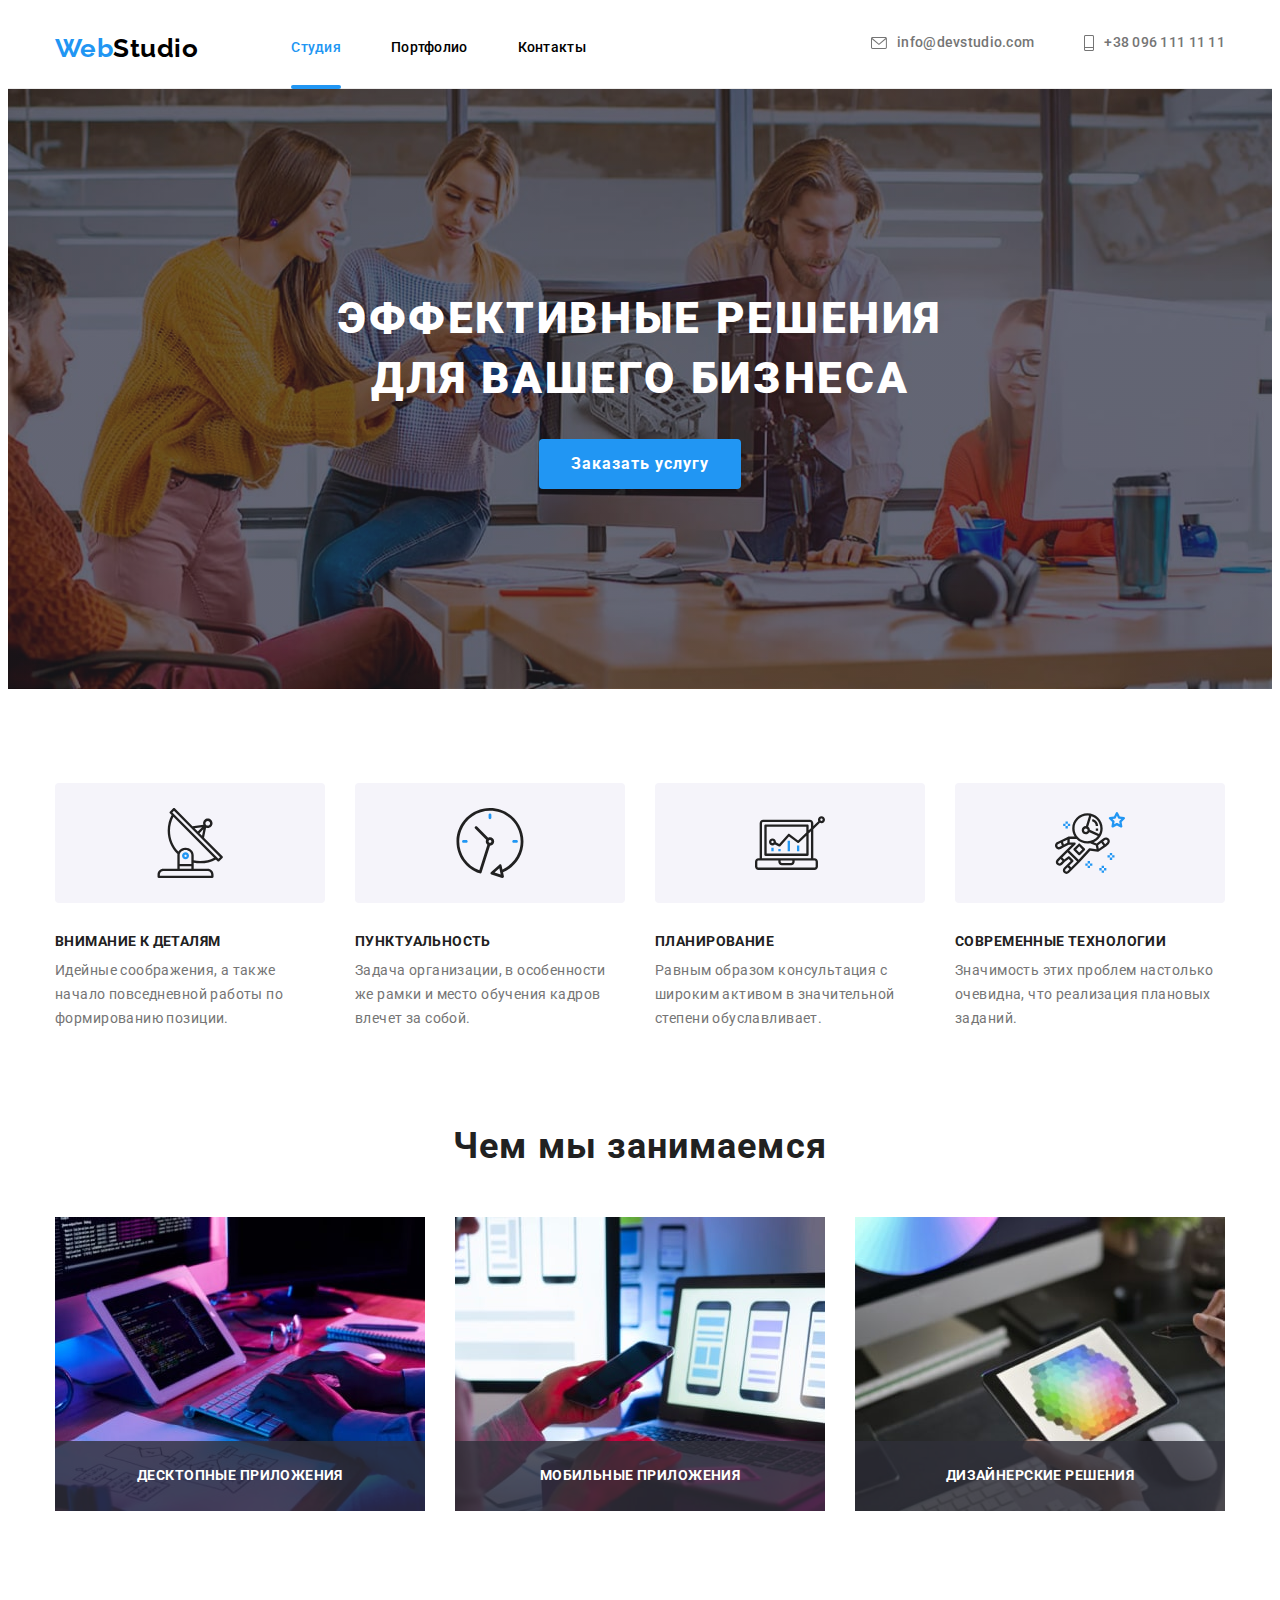
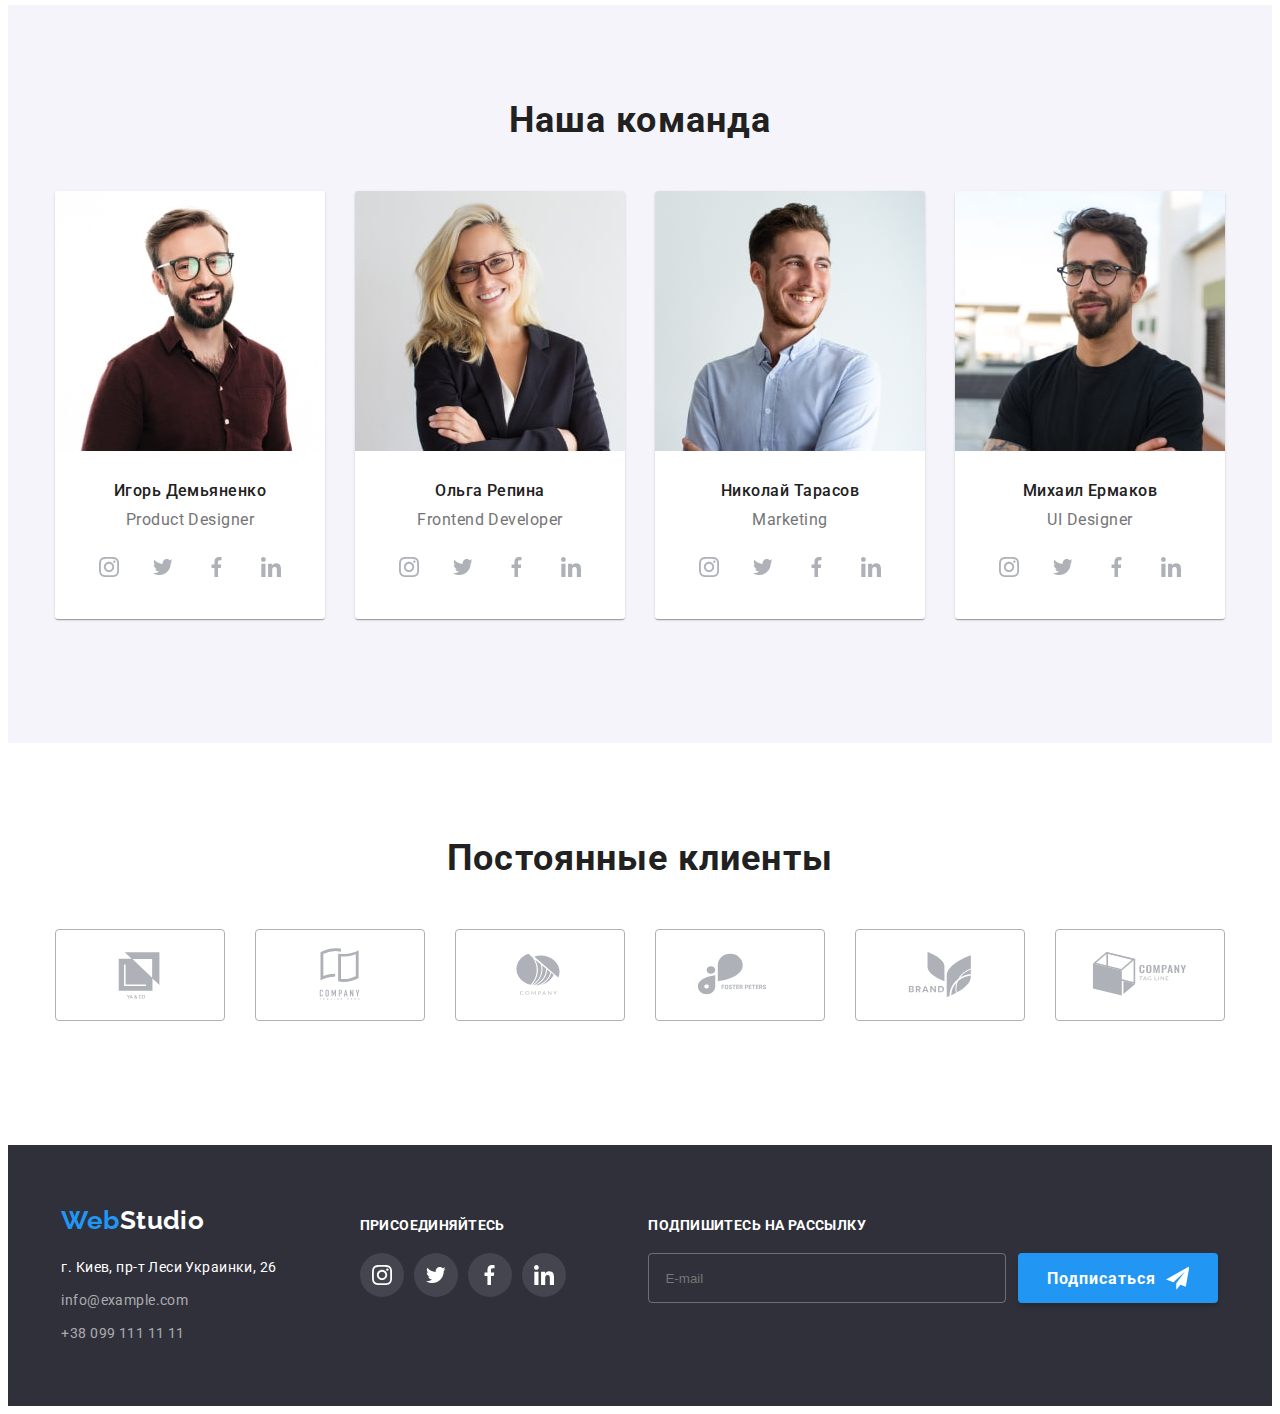
<file: index.html>
<!DOCTYPE html>
<html lang="ru">
<head>
    <meta charset="UTF-8">
    <meta http-equiv="X-UA-Compatible" content="IE=edge">
    <meta name="viewport" content="width=device-width, initial-scale=1.0">
    <title> Studio </title>
    <link rel="preconnect" href="https://fonts.gstatic.com">
    <link href="https://fonts.googleapis.com/css2?family=Raleway:wght@700&family=Roboto:wght@400;500;700;900&display=swap" rel="stylesheet">
    <link rel="stylesheet" href="https://cdnjs.cloudflare.com/ajax/libs/modern-normalize/1.1.0/modern-normalize.min.css" integrity="sha512-wpPYUAdjBVSE4KJnH1VR1HeZfpl1ub8YT/NKx4PuQ5NmX2tKuGu6U/JRp5y+Y8XG2tV+wKQpNHVUX03MfMFn9Q==" crossorigin="anonymous" referrerpolicy="no-referrer" />
    <link rel="stylesheet" href="./css/main.min.css">
</head>
<body>

    <!-- ВЕРХНИЙ КОЛОНТИТУЛ -->
    <header class="head">
        <div class="container header">
            <nav class="header__nav nav">
                <a href="index.html" class="nav__logo logo"> <span class="logo__highlighted-text">Web</span>Studio</a>
                <ul class="nav__list list">
                    <li class="nav__list-item"> 
                        <a href="index.html" class="nav__link nav__link_current">Студия</a>
                    </li>
                    <li class="nav__list-item"> 
                        <a href="portfolio.html" class="nav__link">Портфолио</a>
                    </li>
                    <li class="nav__list-item"> 
                        <a href="Контакты" class="nav__link">Контакты</a>
                    </li>
                </ul>
            </nav>
            <ul class="contacts list">
                <li>
                    <a href="mailto:info@devstudio.com" class="contacts__item"><svg class="contacts__icon" width="16" height="12">
                        <use href="./images/sprite.svg#icon-email"></use>
                    </svg>info@devstudio.com</a>
                </li>
                <li>
                    <a href="tel:+380961111111" class="contacts__item"><svg class="contacts__icon" width="10" height="16">
                        <use href="./images/sprite.svg#icon-phone"></use>
                    </svg>+38 096 111 11 11</a>
                </li>
            </ul>
            <button class="mobile-menu__button" data-menu-open type="button">
                <svg class=mobile-menu__icon width="24" height="16">
                    <use href="./images/sprite.svg#menu"></use>
                </svg>
            </button>


            <div class="mobile-menu is-hidden" data-menu>
                <button class="mobile-menu__btn-close" data-menu-close>
                    <svg class="mobile-menu__close-icon" width="19" height="19">
                        <use href="./images/sprite.svg#icon-close"></use>
                    </svg>
                    </button>
                <div class="mobile-container" >
                    <ul class="mob-menu-list list">
                        <li class="mob-menu-list__item">
                        <a href="./index.html" class="mob-menu-list__link mob-menu-list__link_current">Студия</a>
                        </li>
                        <li class="mob-menu-list__item">
                        <a href="./portfolio.html" class="mob-menu-list__link">Портфолио</a>
                        </li>
                        <li class="mob-menu-list__item">
                        <a href="" class="mob-menu-list__link">Контакты</a>
                        </li>
                    </ul>
                    <div class="mob-menu__bottom">
                    <ul class="mob-menu_contacts list">
                        <li class="mob-menu-contacts__item">
                        <a href="" class="mob-menu-contacts__link mob-menu-contacts__link_size_big">+38 096 111 11 11</a>
                        </li>
                        <li class="mob-menu-contacts__item">
                        <a href="" class="mob-menu-contacts__link mob-menu-contacts__link_size_small">info@devstudio.com</a>
                        </li>
                    </ul>
                    <ul class="mob-menu-social list">
                        <li class="mob-menu-social__item">
                        <a href="" class="mob-menu-social__link">Instagram</a>
                        </li>
                        <li class="mob-menu-social__item">
                        <a href="" class="mob-menu-social__link">Twitter</a>
                        </li>
                        <li class="mob-menu-social__item">
                            <a href="" class="mob-menu-social__link">Facebook</a>
                        </li>
                        <li class="mob-menu-social__item">
                            <a href="" class="mob-menu-social__link">LinkedIn</a>
                        </li>
                    </ul>
                </div>
            </div>
            </div>
        </div>
    </header>
    <!-- Главная информация -->
    <main>       
        <section class="hero">
            <div class="container">
                <h1 class="hero__title">ЭФФЕКТИВНЫЕ РЕШЕНИЯ ДЛЯ ВАШЕГО БИЗНЕСА</h1>
                <button type="button" class="hero__button button" data-modal-open>Заказать услугу</button>
            </div>
        </section>

        <div class="backdrop is-hidden" data-modal>
            <div class="modal">
                <button type="button" class="modal__button_close" data-modal-close>
                    <svg width="11" height="11">
                        <use href="./images/sprite.svg#icon-close"></use>
                    </svg>
                </button>
                <form action="" method="GET" class="modal__form" name="modal__form" autocomplete="on" novalidate>
                    <p class="modal__form_title">Оставьте свои данные, мы вам перезвоним</p>
                    <div class="modal__form_field">
                        <label for="hero-name-input" class="modal__form_label" >Имя</label>
                        <div class="modal__form_input_wrapper">
                            <input class="modal__form_input" type="text" name="user-name" id="hero-name-input"/>
                            <svg class="modal__form_input_icon" width="12" height="12">
                                <use href="./images/sprite.svg#icon-person-form"></use>
                            </svg> 
                        </div>
                    </div>
                    <div class="modal__form_field">
                        <label for="hero-tel-input" class="modal__form_label" >Телефон</label>
                        <div class="modal__form_input_wrapper">
                        <input class="modal__form_input" type="tel" name="user-tel" id="hero-tel-input"/>
                        <svg class="modal__form_input_icon" width="13" height="13">
                            <use href="./images/sprite.svg#icon-phone-form"></use>
                        </svg> 
                        </div>
                    </div>
                    <div class="modal__form_field">
                        <label for="hero-email-input" class="modal__form_label" >Почта</label>
                        <div class="modal__form_input_wrapper">
                        <input class="modal__form_input" type="email" name="user-email" id="hero-email-input"/>
                        <svg class="modal__form_input_icon" width="15" height="12">
                            <use href="./images/sprite.svg#icon-letter-form"></use>
                        </svg> 
                        </div>
                    </div>

                    <div class="modal__form_field">
                        <label for="hero-comment-input" class="modal__form_label" >Комментарий</label>
                        <textarea name="user-comment" id="hero-comment-input" class="modal__form_text" placeholder="Введите текст"></textarea>
                    </div>

                    <div class="modal__form_field">
                        <input type="checkbox" class="modal__form_input_check visually-hidden" id="input-check">
                        <label for="input-check" class="modal__form_input_check_text">
                            <span>
                                <svg class="modal__form_check_icon" width="11" height="8">
                                    <use href="./images/sprite.svg#icon-galka"></use>
                                </svg>
                            </span>
                            Соглашаюсь с рассылкой и принимаю   
                            <a href=""> Условия договора</a>
                        </label>
                    </div>
    
                    <button class="modal__form_button button" type="submit">Отправить</button>
                </form>
            </div>
        </div>

    <!-- Ценности -->
        <section class="section">
            <div class="container">            
                <h2 class="features__headtitle hidden-title">Наши преимущества</h2>
                <ul class="features__list list">
                    <li class="features__item">
                        <div class="features__item_icon_wrapper"><svg class="features__item_icon" width="70" height="70">
                            <use href="./images/sprite.svg#icon-sputnik"></use>
                        </svg>  </div>
                            <h3 class="features__item_title title">Внимание к деталям</h3>
                            <p class="features__item_text">Идейные соображения, а также начало повседневной работы по формированию позиции.</p>    
                    </li>
                    <li class="features__item">
                        <div class="features__item_icon_wrapper"><svg class="features__item_icon" width="70" height="70">
                            <use href="./images/sprite.svg#icon-clock"></use>
                        </svg>  </div>
                            <h3 class="features__item_title title">Пунктуальность</h3>
                            <p class="features__item_text">Задача организации, в особенности же рамки и место обучения кадров влечет за собой.</p>    
                    </li>
                    <li class="features__item">
                        <div class="features__item_icon_wrapper"><svg class="features__item_icon" width="70" height="70">
                            <use href="./images/sprite.svg#icon-diagram-computer"></use>
                        </svg>  </div>
                            <h3 class="features__item_title title">Планирование</h3>
                            <p class="features__item_text">Равным образом консультация с широким активом в значительной степени обуславливает.</p>    
                    </li>
                    <li class="features__item">
                        <div class="features__item_icon_wrapper"><svg class="features__item_icon" width="70" height="70">
                            <use href="./images/sprite.svg#icon-astronaut"></use>
                        </svg>  </div>
                            <h3 class="features__item_title title">Современные технологии</h3>
                            <p class="features__item_text">Значимость этих проблем настолько очевидна, что реализация плановых заданий.</p>    
                    </li>
                </ul> 
            </div>
    <!-- Чем мы занимаемся -->
        <div class="task">
            <div class="container">            
                <h2 class="tasks__section-title section-title">Чем мы занимаемся</h2>  
                <ul class="tasks__list list">
                    <li class="tasks__item">
                        <div class="tasks__thumb">
                            <picture>
                                <source srcset="./images/desk/work1_2x.jpg 2x, ./images/desk/work1.jpg 1x" media="(min-width: 1200px)">
                                <img src="./images/desk/work1_2x.jpg" alt="work1" width="370" height="294" />
                            </picture>                            
                            <p class="tasks__label">Десктопные приложения</p>
                        </div>
                    </li>
                    <li class="tasks__item">
                        <div class="tasks__thumb">
                            <picture>
                                <source srcset="./images/desk/work2_2x.jpg 2x, ./images/desk/work2.jpg 1x" media="(min-width: 1200px)">
                                <img src="./images/desk/work2_2x.jpg" alt="work2" width="370" height="294" />
                            </picture>   
                            <p class="tasks__label">Мобильные приложения</p>
                        </div>
                    </li>
                    <li class="tasks__item">
                        <div class="tasks__thumb">
                            <picture>
                                <source srcset="./images/desk/work3_2x.jpg 2x, ./images/desk/work3.jpg 1x" media="(min-width: 1200px)">
                                <img src="./images/desk/work3_2x.jpg" alt="work3" width="370" height="294" />
                            </picture>   
                            <p class="tasks__label">Дизайнерские решения</p>
                        </div>
                    </li>
                </ul>
            </div>
        </div>
        </section>

    <!-- Наша команда -->
        <section class="team section">
            <div class="container">
                <h2 class="team__section_title section-title">Наша команда</h2>

                <ul class="team__list list">
                    <li class="team__item">
                        <picture>
                            <source srcset="./images/desk/demyanenko2x-min.jpg 2x, ./images/desk/demyanenko-min.jpg 1x" media="(min-width: 1200px)">
                            <source srcset="./images/tab/demyanenko_tab2x-min.jpg 2x, ./images/tab/demyanenko_tab-min.jpg 1x" media="(min-width: 768px)">
                            <source srcset="./images/mob/demyanenko_mob2x-min.jpg 2x, ./images/mob/demyanenko_mob-min.jpg 1x" media="(min-width: 480px)">
                            <img src="./images/mob/demyanenko_mob2x-min.jpg" alt="Демьяненко" width="100%"/>
                        </picture>
                        <div class="team__item_description">
                            <h3 class="team__item_name">Игорь Демьяненко</h3>
                            <p class="team__item_profession">Product Designer</p>
                        <ul class="social__icon_list">
                            <li class="social__icon_list_item">
                                <a class="social__link" href="">
                                    <svg class="social__icon social__icon_grey-fill" width="20" height="20">
                                        <use href="./images/sprite.svg#icon-instagram"></use>
                                    </svg>
                                </a>
                            </li>
                            <li class="social__icon_list_item">
                                <a class="social__link" href="">
                                    <svg class="social__icon social__icon_grey-fill" width="20" height="20">
                                        <use href="./images/sprite.svg#icon-twitter"></use>
                                    </svg>
                                </a>
                            </li>
                            <li class="social__icon_list_item">
                                <a class="social__link" href="">
                                    <svg class="social__icon social__icon_grey-fill" width="20" height="20">
                                        <use href="./images/sprite.svg#icon-facebook"></use>
                                    </svg>
                                </a>
                            </li>
                            <li class="social__icon_list_item">
                                <a class="social__link" href="">
                                    <svg class="social__icon social__icon_grey-fill" width="20" height="20">
                                        <use href="./images/sprite.svg#icon-linkedin"></use>
                                    </svg>
                                </a>
                            </li>
                        </ul>
                        </div>
                    </li>

                    <li class="team__item">
                        <picture>
                            <source srcset="./images/desk/repina2x-min.jpg 2x, ./images/desk/repina-min.jpg 1x" media="(min-width: 1200px)">
                            <source srcset="./images/tab/repina_tab2x-min.jpg 2x, ./images/tab/repina_tab-min.jpg 1x" media="(min-width: 768px)">
                            <source srcset="./images/mob/repina_mob2x-min.jpg 2x, ./images/mob/repina_mob-min.jpg 1x" media="(min-width: 480px)">
                            <img src="./images/mob/repina_mob2x-min.jpg" alt="Репина" width="100%"/>
                        </picture>
                        <div class="team__item_description">
                            <h3 class="team__item_name">Ольга Репина</h3>
                            <p class="team__item_profession">Frontend Developer</p>
                            <ul class="social__icon_list">
                                <li class="social__icon_list_item">
                                    <a class="social__link" href="">
                                        <svg class="social__icon social__icon_grey-fill" width="20" height="20">
                                        <use href="./images/sprite.svg#icon-instagram"></use>
                                        </svg>
                                        </a>
                                </li>
                                <li class="social__icon_list_item">
                                    <a class="social__link" href="">
                                        <svg class="social__icon social__icon_grey-fill" width="20" height="20">
                                        <use href="./images/sprite.svg#icon-twitter"></use>
                                        </svg>
                                        </a>
                                </li>
                                <li class="social__icon_list_item">
                                    <a class="social__link" href="">
                                        <svg class="social__icon social__icon_grey-fill" width="20" height="20">
                                        <use href="./images/sprite.svg#icon-facebook"></use>
                                        </svg>
                                        </a>
                                </li>
                                <li class="social__icon_list_item">
                                    <a class="social__link" href="">
                                        <svg class="social__icon social__icon_grey-fill" width="20" height="20">
                                        <use href="./images/sprite.svg#icon-linkedin"></use>
                                        </svg>
                                        </a>
                                </li>
                            </ul>
                        </div>
                    </li>

                    <li class="team__item">
                        <picture>
                            <source srcset="./images/desk/tarasov2x-min.jpg 2x, ./images/desk/tarasov-min.jpg 1x" media="(min-width: 1200px)">
                            <source srcset="./images/tab/tarasov_tab2x-min.jpg 2x, ./images/tab/tarasov_tab-min.jpg 1x" media="(min-width: 768px)">
                            <source srcset="./images/mob/tarasov_mob2x-min.jpg 2x, ./images/mob/tarasov_mob-min.jpg 1x" media="(min-width: 480px)">
                            <img src="./images/mob/tarasov_mob2x-min.jpg" alt="Тарасов" width="100%"/>
                        </picture>
                        <div class="team__item_description">
                            <h3 class="team__item_name">Николай Тарасов</h3>
                            <p class="team__item_profession">Marketing</p>
                            <ul class="social__icon_list">
                                <li class="social__icon_list_item">
                                    <a class="social__link" href="">
                                        <svg class="social__icon social__icon_grey-fill" width="20" height="20">
                                        <use href="./images/sprite.svg#icon-instagram"></use>
                                        </svg>
                                        </a>
                                </li>
                                <li class="social__icon_list_item">
                                    <a class="social__link" href="">
                                        <svg class="social__icon social__icon_grey-fill" width="20" height="20">
                                        <use href="./images/sprite.svg#icon-twitter"></use>
                                        </svg>
                                        </a>
                                </li>
                                <li class="social__icon_list_item">
                                    <a class="social__link" href="">
                                        <svg class="social__icon social__icon_grey-fill" width="20" height="20">
                                        <use href="./images/sprite.svg#icon-facebook"></use>
                                        </svg>
                                        </a>
                                </li>
                                <li class="social__icon_list_item">
                                    <a class="social__link" href="">
                                        <svg class="social__icon social__icon_grey-fill" width="20" height="20">
                                        <use href="./images/sprite.svg#icon-linkedin"></use>
                                        </svg>
                                        </a>
                                </li>
                            </ul>
                        </div>
                    </li>

                    <li class="team__item">
                        <picture>
                            <source srcset="./images/desk/ermakov2x-min.jpg 2x, ./images/desk/ermakov-min.jpg 1x" media="(min-width: 1200px)">
                            <source srcset="./images/tab/ermakov_tab2x-min.jpg 2x, ./images/tab/ermakov_tab-min.jpg 1x" media="(min-width: 768px)">
                            <source srcset="./images/mob/ermakov_mob2x-min.jpg 2x, ./images/mob/ermakov_mob-min.jpg 1x" media="(min-width: 480px)">
                            <img src="./images/mob/ermakov_mob2x-min.jpg" alt="Ермаков" width="100%" />
                        </picture>
                        <div class="team__item_description">
                            <h3 class="team__item_name">Михаил Ермаков</h3>
                            <p class="team__item_profession">UI Designer</p>
                            <ul class="social__icon_list">
                                <li class="social__icon_list_item">
                                    <a class="social__link" href="">
                                        <svg class="social__icon social__icon_grey-fill" width="20" height="20">
                                        <use href="./images/sprite.svg#icon-instagram"></use>
                                        </svg>
                                        </a>
                                </li>
                                <li class="social__icon_list_item">
                                    <a class="social__link" href="">
                                        <svg class="social__icon social__icon_grey-fill" width="20" height="20">
                                        <use href="./images/sprite.svg#icon-twitter"></use>
                                        </svg>
                                        </a>
                                </li>
                                <li class="social__icon_list_item">
                                    <a class="social__link" href="">
                                        <svg class="social__icon social__icon_grey-fill" width="20" height="20">
                                        <use href="./images/sprite.svg#icon-facebook"></use>
                                        </svg>
                                        </a>
                                </li>
                                <li class="social__icon_list_item">
                                    <a class="social__link" href="">
                                        <svg class="social__icon social__icon_grey-fill" width="20" height="20">
                                        <use href="./images/sprite.svg#icon-linkedin"></use>
                                        </svg>
                                        </a>
                                </li>
                            </ul>
                        </div>
                    </li>
                </ul>
                </div>
        </section> 

    <!-- Постоянные клиенты -->
            <section class="clients section">
                <div class="container">            
                    <h2 class="clients__title section-title">Постоянные клиенты</h2>  
                    <ul class="clients__list list">
                        <li class="clients__item">
                            <svg class="clients__icon" width="106" height="60">
                                <use href="./images/sprite.svg#icon-client1"></use>
                                </svg>
                        </li>
                        <li class="clients__item">
                            <svg class="clients__icon" width="106" height="60">
                                <use href="./images/sprite.svg#icon-client2"></use>
                                </svg>
                        </li>
                        <li class="clients__item">
                            <svg class="clients__icon" width="106" height="60">
                                <use href="./images/sprite.svg#icon-client3"></use>
                                </svg>
                        </li>
                        <li class="clients__item">
                            <svg class="clients__icon" width="106" height="60">
                                <use href="./images/sprite.svg#icon-client4"></use>
                                </svg>
                        </li>
                        <li class="clients__item">
                            <svg class="clients__icon" width="106" height="60">
                                <use href="./images/sprite.svg#icon-client5"></use>
                                </svg>
                        </li>
                        <li class="clients__item">
                            <svg class="clients__icon" width="106" height="60">
                                <use href="./images/sprite.svg#icon-client6"></use>
                                </svg>

                        </li>
                    </ul>
                </div>
    
            </section> 
    </main>

    <!-- Нижний колонтитул -->
    <footer class="footer">
        <div class="container">
            <div class="footer__contacts">
                <a href="./index.html" class="footer__logo logo"> <span class="logo__highlighted-text">Web</span>Studio</a>
                    <ul class="list">
                        <li>
                            <p class="footer__contacts_adress">г. Киев, пр-т Леси Украинки, 26</p>
                        </li>
                        <li>
                            <a href="mailto:info@devstudio.com" class="footer__contacts footer__contacts_email">info@example.com</a>
                        </li>
                        <li>
                            <a href="tel:+380961111111" class="footer__contacts">+38 099 111 11 11</a>
                        </li>
                    </ul>
            </div>

            <div class="social__list">
                <h2 class="title title_white">Присоединяйтесь</h2>
                <ul class="list footer__social_list">
                    <li class="social__icon_list_item">
                        <a class="social__link" href="">
                        <svg class="social__icon social__icon_white" width="20" height="20">
                        <use href="./images/sprite.svg#icon-instagram"></use>
                        </svg>
                        </a>
                    </li>
                    <li class="social__icon_list_item">
                        <a class="social__link" href="">
                        <svg class="social__icon social__icon_white" width="20" height="20">
                        <use href="./images/sprite.svg#icon-twitter"></use>
                        </svg>
                        </a>
                    </li>
                    <li class="social__icon_list_item">
                        <a class="social__link" href="">
                        <svg class="social__icon social__icon_white" width="20" height="20">
                        <use href="./images/sprite.svg#icon-facebook"></use>
                        </svg>
                        </a>
                    </li>
                    <li class="social__icon_list_item">
                        <a class="social__link" href="">
                        <svg class="social__icon social__icon_white" width="20" height="20">
                        <use href="./images/sprite.svg#icon-linkedin"></use>
                        </svg>
                        </a>
                    </li>
                </ul>
            </div>
            <div class="footer__subscription-form">
                <h2 class="title title_white">Подпишитесь на рассылку</h2>
                <form class="subscription-form" name="signup_form" autocomplete="on" novalidate>
                    <label class="subscription-form__label">
                    <input class="subscription-form__input" type="email" name="subscription-email" placeholder="E-mail"/>
                    </label>
                    <button class="subscription-form__button button" type="submit">Подписаться
                        <svg class="subscription-form__icon" width="24" height="24">
                        <use href="./images/sprite.svg#icon-send"></use>
                        </svg></button>
                </form>
            </div>
        </div>
    </footer>
    <script src="./js/modal.js"></script>   
    <script src="./js/mobile-menu.js"></script>   
</body>
</html>
</file>
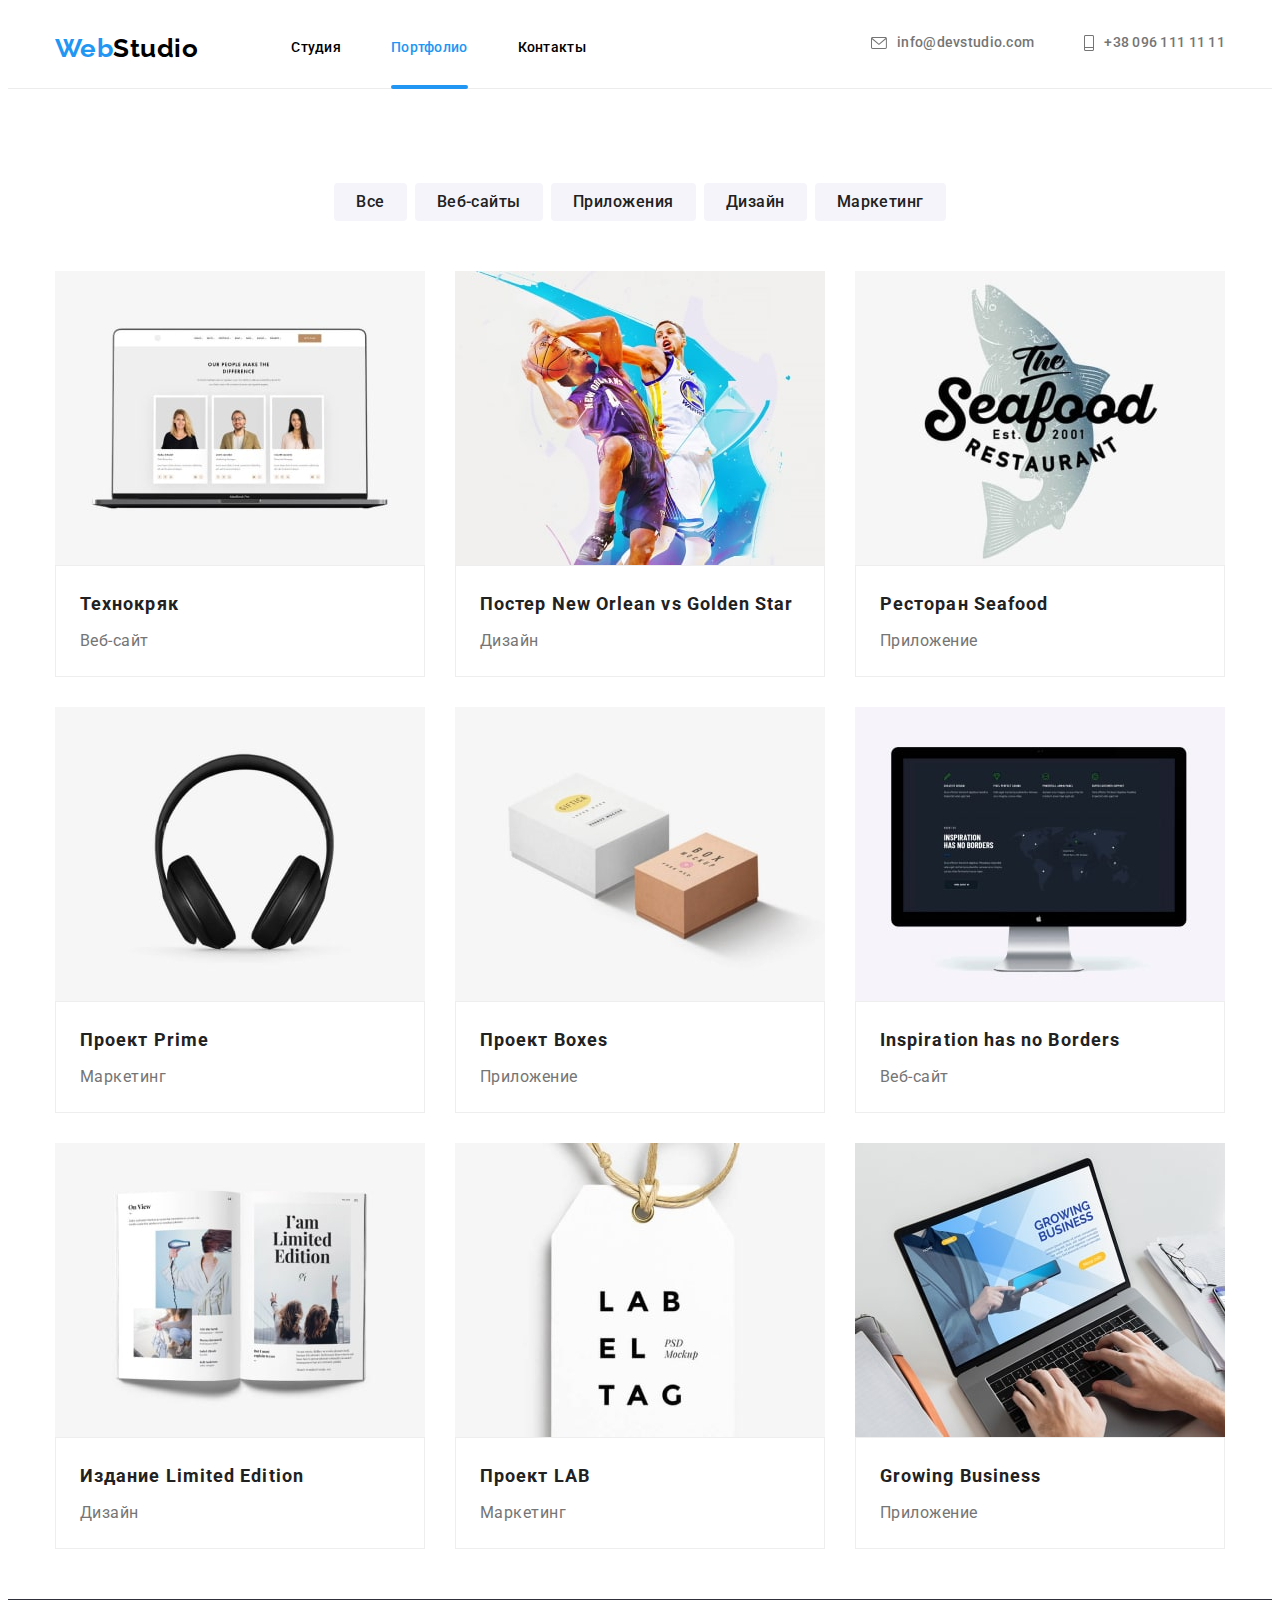
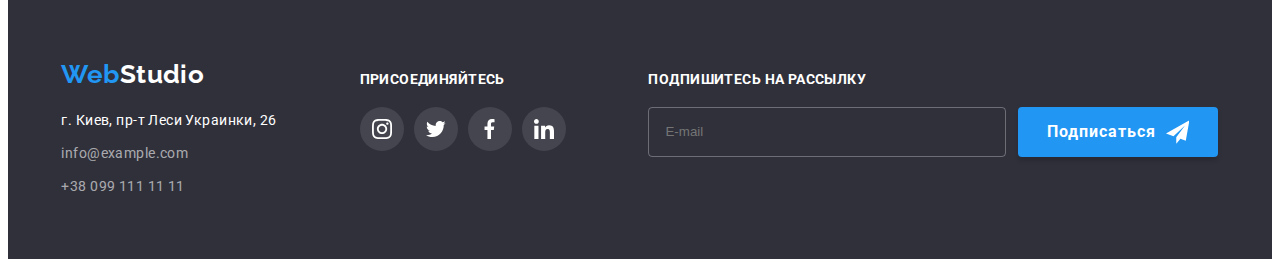
<file: portfolio.html>
<!DOCTYPE html>
<html lang="ru">
<head>
    <meta charset="UTF-8">
    <meta http-equiv="X-UA-Compatible" content="IE=edge">
    <meta name="viewport" content="width=device-width, initial-scale=1.0">
    <title> Portfolio </title>
    <link rel="preconnect" href="https://fonts.gstatic.com">
    <link href="https://fonts.googleapis.com/css2?family=Raleway:wght@700&family=Roboto:wght@400;500;700;900&display=swap" rel="stylesheet">
    <link rel="stylesheet" href="https://cdnjs.cloudflare.com/ajax/libs/modern-normalize/1.1.0/modern-normalize.min.css" integrity="sha512-wpPYUAdjBVSE4KJnH1VR1HeZfpl1ub8YT/NKx4PuQ5NmX2tKuGu6U/JRp5y+Y8XG2tV+wKQpNHVUX03MfMFn9Q==" crossorigin="anonymous" referrerpolicy="no-referrer" />
    <link rel="stylesheet" href="./css/main.min.css">
</head>
<body>
    
    <!-- ВЕРХНИЙ КОЛОНТИТУЛ -->
    <header class="head">
        <div class="container header">
            <nav class="header__nav nav">
                <a href="index.html" class="nav__logo logo"> <span class="logo__highlighted-text">Web</span>Studio</a>
                <ul class="nav__list list">
                    <li class="nav__list-item"> 
                        <a href="index.html" class="nav__link">Студия</a>
                    </li>
                    <li class="nav__list-item"> 
                        <a href="portfolio.html" class="nav__link nav__link_current">Портфолио</a>
                    </li>
                    <li class="nav__list-item"> 
                        <a href="Контакты" class="nav__link">Контакты</a>
                    </li>
                </ul>
            </nav>
            <ul class="contacts list">
                <li>
                    <a href="mailto:info@devstudio.com" class="contacts__item"><svg class="contacts__icon" width="16" height="12">
                        <use href="./images/sprite.svg#icon-email"></use>
                    </svg>info@devstudio.com</a>
                </li>
                <li>
                    <a href="tel:+380961111111" class="contacts__item"><svg class="contacts__icon" width="10" height="16">
                        <use href="./images/sprite.svg#icon-phone"></use>
                    </svg>+38 096 111 11 11</a>
                </li>
            </ul>
            <button class="mobile-menu__button" data-menu-open type="button">
                <svg class=mobile-menu__icon width="24" height="16">
                    <use href="./images/sprite.svg#menu"></use>
                </svg>
            </button>


            <div class="mobile-menu is-hidden" data-menu>
                <button class="mobile-menu__btn-close" data-menu-close>
                    <svg class="mobile-menu__close-icon" width="19" height="19">
                        <use href="./images/sprite.svg#icon-close"></use>
                    </svg>
                    </button>
                <div class="mobile-container" >
                    <ul class="mob-menu-list list">
                        <li class="mob-menu-list__item">
                        <a href="./index.html" class="mob-menu-list__link">Студия</a>
                        </li>
                        <li class="mob-menu-list__item">
                        <a href="./portfolio.html" class="mob-menu-list__link mob-menu-list__link_current">Портфолио</a>
                        </li>
                        <li class="mob-menu-list__item">
                        <a href="" class="mob-menu-list__link">Контакты</a>
                        </li>
                    </ul>
                    <div class="mob-menu__bottom">
                    <ul class="mob-menu_contacts list">
                        <li class="mob-menu-contacts__item">
                        <a href="" class="mob-menu-contacts__link mob-menu-contacts__link_size_big">+38 096 111 11 11</a>
                        </li>
                        <li class="mob-menu-contacts__item">
                        <a href="" class="mob-menu-contacts__link mob-menu-contacts__link_size_small">info@devstudio.com</a>
                        </li>
                    </ul>
                    <ul class="mob-menu-social list">
                        <li class="mob-menu-social__item">
                        <a href="" class="mob-menu-social__link">Instagram</a>
                        </li>
                        <li class="mob-menu-social__item">
                        <a href="" class="mob-menu-social__link">Twitter</a>
                        </li>
                        <li class="mob-menu-social__item">
                            <a href="" class="mob-menu-social__link">Facebook</a>
                        </li>
                        <li class="mob-menu-social__item">
                            <a href="" class="mob-menu-social__link">LinkedIn</a>
                        </li>
                    </ul>
                </div>
            </div>
            </div>
        </div>
    </header>
    
        <!-- Главная информация -->
    <main>

        <!-- Портфолио проэктов -->
        <section class="filter__section section"> 
            <div class="container">
                <h1 class="hidden-title">Портфолио</h1> <!--СКРЫТЫЙ ЗАГОЛОВОК--> 

            <!-- Кнопки -->
                <ul class="filter list">
                    <li><button type="button" class="filter__button button">Все</button></li>
                    <li><button type="button" class="filter__button button">Веб-сайты</button></li>
                    <li><button type="button" class="filter__button button">Приложения</button></li>
                    <li><button type="button" class="filter__button button">Дизайн</button></li>
                    <li><button type="button" class="filter__button button">Маркетинг</button></li>
                </ul>

            <!-- ПРОЭКТЫ---------->
                <h2 class="hidden-title">Проэкты</h2> <!--СКРЫТЫЙ ЗАГОЛОВОК-->  
                <ul class="projects__list">
                    <li class="projects__item">
                        <div class="projects__item_wrapper">
                            <picture>
                                <source srcset="./images/desk/pr-1_2x-min.jpg 2x, ./images/desk/pr-1-min.jpg 1x" media="(min-width: 1200px)">
                                <source srcset="./images/tab/pr-1_tab_2x-min.jpg 2x, ./images/tab/pr-1_tab-min.jpg 1x" media="(min-width: 768px)">
                                <source srcset="./images/mob/pr-1_mob_2x-min.jpg 2x, ./images/mob/pr-1_mob-min.jpg 1x" media="(min-width: 480px)">
                                <img src="./images/mob/pr-1_mob_2x-min.jpg" alt="Фото веб-сайта Технокряк" width="100%"/>
                            </picture>
                            <p class="projects__item_overlay">Технокряк это современная площадка распространения коронавируса. Компании используют эту платформу для цифрового шпионажа и атак на защищённые сервера конкурентов.</p>
                        </div>
                        <div class="projects__item_info">
                            <h3 class="projects__item_name">Технокряк</h3>
                            <p class="projects__item_type">Веб-сайт</p>
                        </div>
                    </li>
                    <li class="projects__item">
                        <div class="projects__item_wrapper">
                            <picture>
                                <source srcset="./images/desk/pr-2_2x-min.jpg 2x, ./images/desk/pr-2-min.jpg 1x" media="(min-width: 1200px)">
                                <source srcset="./images/tab/pr-2_tab_2x-min.jpg 2x, ./images/tab/pr-2_tab-min.jpg 1x" media="(min-width: 768px)">
                                <source srcset="./images/mob/pr-2_mob_2x-min.jpg 2x, ./images/mob/pr-2_mob-min.jpg 1x" media="(min-width: 480px)">
                                <img src="./images/mob/pr-2_mob_2x-min.jpg" alt="фото постера с баскетболистом" width="100%"/>
                            </picture>
                            <p class="projects__item_overlay"></p>
                        </div>
                        <div class="projects__item_info">
                            <h3 class="projects__item_name">Постер New Orlean vs Golden Star</h3>
                            <p class="projects__item_type">Дизайн</p>
                        </div>
                    </li>
                    <li class="projects__item">
                        <div class="projects__item_wrapper">
                            <picture>
                                <source srcset="./images/desk/pr-3_2x-min.jpg 2x, ./images/desk/pr-3-min.jpg 1x" media="(min-width: 1200px)">
                                <source srcset="./images/tab/pr-3_tab_2x-min.jpg 2x, ./images/tab/pr-3_tab-min.jpg 1x" media="(min-width: 768px)">
                                <source srcset="./images/mob/pr-3_mob_2x-min.jpg 2x, ./images/mob/pr-3_mob-min.jpg 1x" media="(min-width: 480px)">
                                <img src="./images/mob/pr-3_mob_2x-min.jpg" alt="лого ресторана Seafood" width="100%"/>
                            </picture>
                            <p class="projects__item_overlay"></p>
                        </div>
                        <div class="projects__item_info">
                            <h3 class="projects__item_name">Ресторан Seafood</h3>
                            <p class="projects__item_type">Приложение</p>
                        </div>
                    </li>
                    <li class="projects__item">
                        <div class="projects__item_wrapper">
                            <picture>
                                <source srcset="./images/desk/pr-4_2x-min.jpg 2x, ./images/desk/pr-4-min.jpg 1x" media="(min-width: 1200px)">
                                <source srcset="./images/tab/pr-4_tab_2x-min.jpg 2x, ./images/tab/pr-4_tab-min.jpg 1x" media="(min-width: 768px)">
                                <source srcset="./images/mob/pr-4_mob_2x-min.jpg 2x, ./images/mob/pr-4_mob-min.jpg 1x" media="(min-width: 480px)">
                                <img src="./images/mob/pr-4_mob_2x-min.jpg" alt="Наушники" width="100%"/>
                            </picture>
                            <p class="projects__item_overlay"></p>
                        </div>
                        <div class="projects__item_info">
                            <h3 class="projects__item_name">Проект Prime</h3>
                            <p class="projects__item_type">Маркетинг</p>
                        </div>
                    </li>
                    <li class="projects__item">
                        <div class="projects__item_wrapper">
                            <picture>
                                <source srcset="./images/desk/pr-5_2x-min.jpg 2x, ./images/desk/pr-5-min.jpg 1x" media="(min-width: 1200px)">
                                <source srcset="./images/tab/pr-5_tab_2x-min.jpg 2x, ./images/tab/pr-5_tab-min.jpg 1x" media="(min-width: 768px)">
                                <source srcset="./images/mob/pr-5_mob_2x-min.jpg 2x, ./images/mob/pr-5_mob-min.jpg 1x" media="(min-width: 480px)">
                                <img src="./images/mob/pr-5_mob_2x-min.jpg" alt="Две коробки" width="100%"/>
                            </picture>
                            <p class="projects__item_overlay"></p>
                        </div>
                        <div class="projects__item_info">
                            <h3 class="projects__item_name">Проект Boxes</h3>
                            <p class="projects__item_type">Приложение</p>
                        </div>
                    </li>
                    <li class="projects__item">
                        <div class="projects__item_wrapper">
                            <picture>
                                <source srcset="./images/desk/pr-6_2x-min.jpg 2x, ./images/desk/pr-6-min.jpg 1x" media="(min-width: 1200px)">
                                <source srcset="./images/tab/pr-6_tab_2x-min.jpg 2x, ./images/tab/pr-6_tab-min.jpg 1x" media="(min-width: 768px)">
                                <source srcset="./images/mob/pr-6_mob_2x-min.jpg 2x, ./images/mob/pr-6_mob-min.jpg 1x" media="(min-width: 480px)">
                                <img src="./images/mob/pr-6_mob_2x-min.jpg" alt="Компьютер" width="100%"/>
                            </picture>
                            <p class="projects__item_overlay"></p>
                        </div>
                        <div class="projects__item_info">
                            <h3 class="projects__item_name">Inspiration has no Borders</h3>
                            <p class="projects__item_type">Веб-сайт</p>
                        </div>
                    </li>
                    <li class="projects__item">
                        <div class="projects__item_wrapper">
                            <picture>
                                <source srcset="./images/desk/pr-7_2x-min.jpg 2x, ./images/desk/pr-7-min.jpg 1x" media="(min-width: 1200px)">
                                <source srcset="./images/tab/pr-7_tab_2x-min.jpg 2x, ./images/tab/pr-7_tab-min.jpg 1x" media="(min-width: 768px)">
                                <source srcset="./images/mob/pr-7_mob_2x-min.jpg 2x, ./images/mob/pr-7_mob-min.jpg 1x" media="(min-width: 480px)">
                                <img src="./images/mob/pr-7_mob_2x-min.jpg" alt="Журнал с лого" width="100%"/>
                            </picture>
                            <p class="projects__item_overlay"></p>
                        </div>
                        <div class="projects__item_info">
                            <h3 class="projects__item_name">Издание Limited Edition</h3>
                            <p class="projects__item_type">Дизайн</p>
                        </div>
                    </li>
                    <li class="projects__item">
                        <div class="projects__item_wrapper">
                            <picture>
                                <source srcset="./images/desk/pr-8_2x-min.jpg 2x, ./images/desk/pr-8-min.jpg 1x" media="(min-width: 1200px)">
                                <source srcset="./images/tab/pr-8_tab_2x-min.jpg 2x, ./images/tab/pr-8_tab-min.jpg 1x" media="(min-width: 768px)">
                                <source srcset="./images/mob/pr-8_mob_2x-min.jpg 2x, ./images/mob/pr-8_mob-min.jpg 1x" media="(min-width: 480px)">
                                <img src="./images/mob/pr-8_mob_2x-min.jpg" alt="Бирка" width="100%"/>
                                </picture>
                        <p class="projects__item_overlay"></p>
                        </div>
                        <div class="projects__item_info">
                            <h3 class="projects__item_name">Проект LAB</h3>
                            <p class="projects__item_type">Маркетинг</p>
                        </div>
                    </li>
                    <li class="projects__item">
                        <div class="projects__item_wrapper">
                            <picture>
                                <source srcset="./images/desk/pr-9_2x-min.jpg 2x, ./images/desk/pr-9-min.jpg 1x" media="(min-width: 1200px)">
                                <source srcset="./images/tab/pr-9_tab_2x-min.jpg 2x, ./images/tab/pr-9_tab-min.jpg 1x" media="(min-width: 768px)">
                                <source srcset="./images/mob/pr-9_mob_2x-min.jpg 2x, ./images/mob/pr-9_mob-min.jpg 1x" media="(min-width: 480px)">
                                <img src="./images/mob/pr-9_mob_2x-min.jpg" alt="Ноутбук" width="100%"/>
                            </picture>
                            <p class="projects__item_overlay"></p>
                        </div>
                        <div class="projects__item_info">
                            <h3 class="projects__item_name">Growing Business</h3>
                            <p class="projects__item_type">Приложение</p>
                        </div>
                    </li>
                </ul>
            </div>
            
        </section>
    </main>
    
    <!-- Нижний колонтитул -->
    <footer class="footer">
        <div class="container">
            <div class="footer__contacts">
                <a href="./index.html" class="footer__logo logo"> <span class="logo__highlighted-text">Web</span>Studio</a>
                    <ul class="list">
                        <li>
                            <p class="footer__contacts_adress">г. Киев, пр-т Леси Украинки, 26</p>
                        </li>
                        <li>
                            <a href="mailto:info@devstudio.com" class="footer__contacts footer__contacts_email">info@example.com</a>
                        </li>
                        <li>
                            <a href="tel:+380961111111" class="footer__contacts">+38 099 111 11 11</a>
                        </li>
                    </ul>
            </div>

            <div class="social__list">
                <h2 class="title title_white">Присоединяйтесь</h2>
                <ul class="list footer__social_list">
                    <li class="social__icon_list_item">
                        <a class="social__link" href="">
                        <svg class="social__icon social__icon_white" width="20" height="20">
                        <use href="./images/sprite.svg#icon-instagram"></use>
                        </svg>
                        </a>
                    </li>
                    <li class="social__icon_list_item">
                        <a class="social__link" href="">
                        <svg class="social__icon social__icon_white" width="20" height="20">
                        <use href="./images/sprite.svg#icon-twitter"></use>
                        </svg>
                        </a>
                    </li>
                    <li class="social__icon_list_item">
                        <a class="social__link" href="">
                        <svg class="social__icon social__icon_white" width="20" height="20">
                        <use href="./images/sprite.svg#icon-facebook"></use>
                        </svg>
                        </a>
                    </li>
                    <li class="social__icon_list_item">
                        <a class="social__link" href="">
                        <svg class="social__icon social__icon_white" width="20" height="20">
                        <use href="./images/sprite.svg#icon-linkedin"></use>
                        </svg>
                        </a>
                    </li>
                </ul>
            </div>
            <div class="footer__subscription-form">
                <h2 class="title title_white">Подпишитесь на рассылку</h2>
                <form class="subscription-form" name="signup_form" autocomplete="on" novalidate>
                    <label class="subscription-form__label">
                    <input class="subscription-form__input" type="email" name="subscription-email" placeholder="E-mail"/>
                    </label>
                    <button class="subscription-form__button button" type="submit">Подписаться
                        <svg class="subscription-form__icon" width="24" height="24">
                        <use href="./images/sprite.svg#icon-send"></use>
                        </svg></button>
                </form>
            </div>
        </div>
    </footer>
    <script src="./js/mobile-menu.js"></script> 
</body>
</html>
</file>
<file: css/main.min.css>
:root{--main-text-color: #757575;--title-text-color: #212121;--accent-color: #2196F3;--common-bg-color: #ffffff;--card-shadow: 0px 2px 1px -1px rgba(0, 0, 0, 0.2),
    0px 1px 1px 0px rgba(0, 0, 0, 0.14), 0px 1px 3px 0px rgba(0, 0, 0, 0.12)}.visually-hidden{position:absolute;width:1px;height:1px;margin:-1px;padding:0;overflow:hidden;border:0;clip:rect(0 0 0 0)}.hidden-title{display:none}body{background-color:#fff;color:#757575;font-family:Roboto;letter-spacing:0.03em}ul{list-style:none;margin:0;padding:0}h1,h2,h3,h4,h5,h6,p{margin:0;padding:0}img{display:block;max-width:100%}.section{padding-bottom:60px;padding-top:60px}@media screen and (min-width: 1200px){.section{padding-bottom:94px;padding-top:94px}}div,section,p,input,body,button{box-sizing:border-box}.container{width:100%;min-width:320px;padding-left:15px;padding-right:15px;margin:0 auto}@media screen and (min-width: 480px){.container{max-width:480px}}@media screen and (min-width: 768px){.container{max-width:768px}}@media screen and (min-width: 1200px){.container{max-width:1200px}}.logo{font-family:Raleway, sans-serif;font-weight:bold;font-size:24px;line-height:1.17;text-decoration:none}@media screen and (min-width: 1200px){.logo{font-size:26px;line-height:1.19}}.logo__highlighted-text{color:#2196F3}.button{font-family:Roboto;cursor:pointer;border-radius:4px;font-size:16px;border:none;text-align:center}.backdrop{width:100%;height:100%;position:fixed;top:0;left:0;background-color:rgba(0,0,0,0.2);z-index:2}.backdrop.is-hidden{opacity:0;pointer-events:none}.modal{position:absolute;width:320px;min-height:450px;background-color:#fff;border-radius:4px;box-shadow:0px 1px 3px rgba(0,0,0,0.12),0px 1px 1px rgba(0,0,0,0.14),0px 2px 1px rgba(0,0,0,0.2);left:50%;top:50%;transform:translate(-50%, -50%);padding:40px}@media screen and (min-width: 480px){.modal{width:450px;min-height:609px}}@media screen and (min-width: 1200px){.modal{width:528px;min-height:581px}}.modal__button_close{position:absolute;width:30px;height:30px;border-radius:50%;border:1px solid rgba(0,0,0,0.1);background-color:transparent;right:8px;top:8px}.modal__form_title{font-family:inherit;font-weight:700;font-size:20px;line-height:1.5;text-align:center;letter-spacing:0.03em;color:#212121;margin-bottom:12px}@media screen and (min-width: 1200px){.modal__form_title{line-height:1.15}}.modal__form_input{width:100%;height:40px;border:1px solid rgba(33,33,33,0.2);border-radius:4px;padding-left:40px;outline:none}.modal__form_input:hover,.modal__form_input:focus{border-color:#2196F3}.modal__form_input:hover+.modal__form_input_icon,.modal__form_input:focus+.modal__form_input_icon{fill:#2196F3}.modal__form_text{width:100%;height:120px;border:1px solid rgba(33,33,33,0.2);border-radius:4px;padding:15px;resize:none}.modal__form_text:hover,.modal__form_text:focus{border-color:#2196F3}.modal__form_label{font-size:12px;margin-bottom:4px;display:block}.modal__form_field{margin-bottom:10px}.modal__form_input_wrapper{position:relative}.modal__form_input_icon{position:absolute;left:15px;top:50%;transform:translateY(-50%)}.modal__form_input_check_text{display:flex;align-items:center;font-size:7px;line-height:1.17}@media screen and (min-width: 480px){.modal__form_input_check_text{font-size:11.9px}}@media screen and (min-width: 1200px){.modal__form_input_check_text{font-size:14px}}.modal__form_input_check_text span{width:16px;height:15px;border:2px solid black;border-radius:2px;margin-right:7px;display:flex;align-items:center;justify-content:center}.modal__form_input_check:checked+.modal__form_input_check_text span{background-color:#2196F3;border:none}.modal__form_input_check_text a{color:#2196F3;padding-left:4px}.modal__form_check_icon{fill:#fff}.modal__form_button{display:flex;align-items:center;margin-top:34px;margin-left:20px;padding:10px 55px;background-color:#2196F3;color:#fff;font-weight:700;font-size:16px;line-height:1.87;letter-spacing:0.06em;align-items:center;text-align:center;font-family:inherit;box-shadow:0px 4px 4px rgba(0,0,0,0.15);transition:box-shadow 250ms cubic-bezier(0.4, 0, 0.2, 1),background 250ms cubic-bezier(0.4, 0, 0.2, 1)}@media screen and (min-width: 480px){.modal__form_button{margin-left:85px}}@media screen and (min-width: 1200px){.modal__form_button{margin-left:125px}}.modal__form_button:focus,.modal__form_button:hover{background:#188ce8;box-shadow:0px 2px 1px -1px rgba(0,0,0,0.2),0px 1px 1px 0px rgba(0,0,0,0.14),0px 1px 3px 0px rgba(0,0,0,0.12)}.title{font-weight:700;font-size:14px;line-height:1.17;letter-spacing:0.03em;text-transform:uppercase}.section-title{font-size:28px;line-height:1.17;text-align:center;letter-spacing:0.03em;color:#212121}@media screen and (min-width: 1200px){.section-title{font-size:36px}}.social__link{display:flex;width:44px;height:44px;justify-content:center;background-color:rgba(255,255,255,0.1);align-items:center;border-radius:50%;transition:fill 250ms cubic-bezier(0.4, 0, 0.2, 1),background-color 250ms cubic-bezier(0.4, 0, 0.2, 1)}.social__link:hover,.social__link:focus{fill:#fff;background-color:#2196F3}.social__icon{max-width:100%;max-height:100%}.subscription-form{display:flex}.subscription-form__input{width:290px;height:50px;border:1px solid rgba(255,255,255,0.3);box-sizing:border-box;border-radius:4px;background-color:transparent;display:flex;margin-top:20px;padding-left:16px;color:#fff}@media screen and (min-width: 480px){.subscription-form__input{width:450px}}@media screen and (min-width: 1200px){.subscription-form__input{width:358px}}.subscription-form__button{width:200px;height:50px;display:flex;margin-top:20px;padding:10px 29px;background-color:#2196F3;color:#fff;font-weight:700;font-size:16px;line-height:1.87;letter-spacing:0.06em;align-items:center;text-align:center;font-family:inherit;box-shadow:0px 4px 4px rgba(0,0,0,0.15);transition:background 250ms cubic-bezier(0.4, 0, 0.2, 1),box-shadow 250ms cubic-bezier(0.4, 0, 0.2, 1)}@media screen and (min-width: 1200px){.subscription-form__button{margin-left:12px}}.subscription-form__button:focus,.subscription-form__button:hover{background:#188ce8;box-shadow:0px 2px 1px -1px rgba(0,0,0,0.2),0px 1px 1px 0px rgba(0,0,0,0.14),0px 1px 3px 0px rgba(0,0,0,0.12)}.subscription-form__icon{fill:#fff;margin-left:10px}.header{display:flex;align-items:center;position:relative}.head{border-bottom:1px solid #ECECEC}.list{list-style-type:none}.mobile-menu__button{margin-left:auto;margin-top:22px;margin-right:8px;margin-bottom:22px;background-color:initial;border:none;fill:#212121;transition:fill 250ms cubic-bezier(0.4, 0, 0.2, 1)}.mobile-menu__button:hover,.mobile-menu__button:focus{fill:#2196F3}@media screen and (min-width: 768px){.mobile-menu__button{display:none}}.mobile-menu{z-index:10;transform:translateY(0);transition:transform 250ms cubic-bezier(0.4, 0, 0.2, 1);position:fixed;width:100vw;height:100vh;left:0;top:0;background-color:#ffffff;padding:48px 0 48px 40px}.mobile-menu .mobile-container{position:relative;height:100%;display:flex;flex-direction:column;justify-content:space-between}.mobile-menu.is-hidden{transform:translateY(-100%);visibility:hidden;opacity:0;pointer-events:none}.mobile-menu__close-icon{position:absolute;top:21px;right:25px;transition:fill 250ms cubic-bezier(0.4, 0, 0.2, 1)}.mobile-menu__btn-close{background:unset;border:none}.mobile-menu__btn-close:focus,.mobile-menu__btn-close:hover{fill:#2196F3}.mob-menu-list__item:not(:last-child){margin-bottom:32px}.mob-menu-list__link{font-weight:500;font-size:40px;line-height:1.17;text-align:center;letter-spacing:0.02em;text-decoration:none;color:#212121;transition:color 250ms cubic-bezier(0.4, 0, 0.2, 1),margin-bottom 250ms cubic-bezier(0.4, 0, 0.2, 1)}.mob-menu-list__link_current{color:#2196F3;margin-bottom:4px}.mob-menu-list__link:hover,.mob-menu-list__link:focus{color:#2196F3;margin-bottom:4px}.mob-menu_contacts{margin-bottom:64px}.mob-menu-contacts__item:not(:last-child){margin-bottom:32px}.mob-menu-contacts__link{font-weight:500;letter-spacing:0.02em;color:#757575;text-decoration:none;line-height:1.17}.mob-menu-contacts__link_size_big{color:#2196F3;font-size:34px}@media screen and (max-width: 479px){.mob-menu-contacts__link_size_big{font-size:24px}}.mob-menu-contacts__link_size_small{font-size:24px}.mob-menu-social{display:flex;flex-wrap:wrap}.mob-menu-social__link{font-weight:500;font-size:18px;line-height:1.22;letter-spacing:0.02em;color:#2196F3;text-decoration:none}@media screen and (max-width: 479px){.mob-menu-social__link{font-size:24px;margin:5px}}.mob-menu-social__item{display:flex}.mob-menu-social__item:not(:last-child){margin-right:10px}.mob-menu-social__item:not(:last-child)::after{content:'';height:100%;width:1px;background-color:rgba(33,33,33,0.2);display:block;margin-left:10px}@media screen and (max-width: 479px){.mob-menu-social__item:not(:last-child)::after{display:none}}.nav__logo{color:#000000}.nav__link{color:#000000;display:block;padding-top:32px;padding-bottom:32px;font-weight:500;font-size:14px;line-height:1.14;letter-spacing:0.02em;text-decoration:none;transition:color 250ms cubic-bezier(0.4, 0, 0.2, 1),fill 250ms cubic-bezier(0.4, 0, 0.2, 1)}.nav__link:hover,.nav__link:focus{color:#2196F3;fill:#2196F3}.nav__link_current{color:#2196F3;position:relative}.nav__link_current::after{position:absolute;content:"";width:100%;height:4px;background-color:#2196F3;border-radius:2px;bottom:-1px;left:0}.nav{display:flex;align-items:center}.nav__list{display:none}@media screen and (min-width: 768px){.nav__list{display:flex;margin-left:93px}}.nav__list li:not(:last-child){margin-right:50px}.contacts{display:none}@media screen and (min-width: 768px){.contacts{display:block;margin-left:auto}.contacts li:not(:last-child){margin-bottom:10px}}@media screen and (min-width: 1200px){.contacts{display:flex;margin-left:auto}.contacts li:not(:last-child){margin-right:50px}}.contacts__item{color:#757575;font-weight:500;font-size:12px;line-height:1.17;letter-spacing:0.02em;text-decoration:none;fill:#757575;display:flex;align-items:center;transition:color 250ms cubic-bezier(0.4, 0, 0.2, 1),fill 250ms cubic-bezier(0.4, 0, 0.2, 1)}@media screen and (min-width: 1200px){.contacts__item{font-size:14px;line-height:1.14}}.contacts__item:focus,.contacts__item:hover{color:#2196F3;fill:#2196F3}.contacts__icon{display:flex;align-items:center;margin-right:10px}.contacts__icon_email{width:14px;height:10px}@media screen and (min-width: 1200px){.contacts__icon_email{width:16px;height:12px}}.contacts__icon_tel{width:10px;height:14px}@media screen and (min-width: 1200px){.contacts__icon_tel{width:10px;height:16px}}.hero{max-width:1600px;margin:0 auto;background-image:linear-gradient(rgba(47,48,58,0.4), rgba(47,48,58,0.4)),url(../images/mob/herofon_mob2x-min.jpg);background-position:center;background-size:cover;background-repeat:no-repeat;padding-top:118px;padding-bottom:118px}@media screen and (min-width: 480px){.hero{background-image:linear-gradient(rgba(47,48,58,0.4), rgba(47,48,58,0.4)),url(../images/mob/herofon_mob-min.jpg)}}@media screen and (min-width: 480px) and (min-device-pixel-ratio: 2), screen and (min-width: 480px) and (min-resolution: 192dpi), screen and (min-width: 480px) and (min-resolution: 2dppx){.hero{background-image:linear-gradient(rgba(47,48,58,0.4), rgba(47,48,58,0.4)),url(../images/mob/herofon_mob2x-min.jpg)}}@media screen and (min-width: 768px){.hero{background-image:linear-gradient(rgba(47,48,58,0.4), rgba(47,48,58,0.4)),url(../images/tab/herofon_tab-min.jpg)}}@media screen and (min-width: 768px) and (min-device-pixel-ratio: 2), screen and (min-width: 768px) and (min-resolution: 192dpi), screen and (min-width: 768px) and (min-resolution: 2dppx){.hero{background-image:linear-gradient(rgba(47,48,58,0.4), rgba(47,48,58,0.4)),url(../images/tab/herofon_tab2x-min.jpg)}}@media screen and (min-width: 1200px){.hero{background-image:linear-gradient(rgba(47,48,58,0.4), rgba(47,48,58,0.4)),url(../images/desk/herofon-min.jpg)}}@media screen and (min-width: 1200px) and (min-device-pixel-ratio: 2), screen and (min-width: 1200px) and (min-resolution: 192dpi), screen and (min-width: 1200px) and (min-resolution: 2dppx){.hero{background-image:linear-gradient(rgba(47,48,58,0.4), rgba(47,48,58,0.4)),url(../images/desk/herofon2x-min.jpg)}}@media screen and (min-width: 1200px){.hero{padding-top:200px;padding-bottom:200px}}.hero__title{font-family:Roboto;color:#fff;text-align:center;text-transform:uppercase;font-weight:900;font-size:26px;line-height:1.62;letter-spacing:0.06em;margin:0 auto;max-width:320px}@media screen and (min-width: 480px){.hero__title{max-width:360px}}@media screen and (min-width: 1200px){.hero__title{font-size:44px;line-height:1.36;max-width:696px}}.hero__button{display:flex;margin:30px auto 0 auto;padding:10px 32px;background-color:#2196F3;color:#fff;font-weight:700;font-size:16px;line-height:1.87;letter-spacing:0.06em;align-items:center;box-shadow:0px 4px 4px rgba(0,0,0,0.15);transition:background 250ms cubic-bezier(0.4, 0, 0.2, 1),box-shadow 250ms cubic-bezier(0.4, 0, 0.2, 1)}.hero__button:focus,.hero__button:hover{background:#188ce8;box-shadow:0px 2px 1px -1px rgba(0,0,0,0.2),0px 1px 1px 0px rgba(0,0,0,0.14),0px 1px 3px 0px rgba(0,0,0,0.12)}.team{background:#F5F4FA}.team__section_title{margin-bottom:50px}.team__item_description{padding-top:30px;padding-bottom:30px}@media screen and (min-width: 768px){.team__list{display:flex;flex-wrap:wrap;justify-content:space-between}}@media screen and (min-width: 1200px){.team__list{display:flex}}.team__list p{text-align:center;color:#757575}.team__item_name{font-family:Roboto;font-size:16px;line-height:1.19;text-align:center;letter-spacing:0.03em;color:#212121;padding-bottom:10px;font-weight:500}.team__item_profession{font-size:16px;line-height:1.19;text-align:center;letter-spacing:0.03em}.team__item{border-radius:3px;background:#fff;box-shadow:0px 2px 1px -1px rgba(0,0,0,0.2),0px 1px 1px 0px rgba(0,0,0,0.14),0px 1px 3px 0px rgba(0,0,0,0.12);overflow:hidden;margin-bottom:30px}@media screen and (min-width: 480x){.team__item{width:450px}}@media screen and (min-width: 768px){.team__item{width:354px}}@media screen and (min-width: 1200px){.team__item{width:270px}}@media screen and (min-width: 1200px){.team__item+.team__item{margin-left:30px}}.clients__title{padding-bottom:50px}.clients__list{display:flex;align-items:center;flex-wrap:wrap;justify-content:space-between}@media screen and (min-width: 1200px){.clients__list{flex-wrap:nowrap;justify-content:center}}.clients__item{width:210px;height:92px;display:flex;align-items:center;justify-content:center;border:1px solid #AFB1B8;box-sizing:border-box;border-radius:4px;transition:border-color 250ms cubic-bezier(0.4, 0, 0.2, 1);margin-bottom:30px}@media screen and (min-width: 480px){.clients__item{width:210px}}@media screen and (min-width: 768px){.clients__item{width:226px}}@media screen and (min-width: 1200px){.clients__item{width:170px}.clients__item:not(:last-child){margin-right:30px}}.clients__item:hover,.clients__item:focus{border-color:#2196F3}.clients__item:hover .clients__icon,.clients__item:focus .clients__icon{fill:#2196F3}.clients__icon{fill:#AFB1B8;transition:fill 250ms cubic-bezier(0.4, 0, 0.2, 1)}.social__icon_list{display:flex;align-items:center;justify-content:center;margin-top:16px}.social__icon_list_item:not(:last-child){margin-right:10px}.social__icon_list_item:hover .social__icon,.social__icon_list_item:focus .social__icon{fill:#fff}.social__icon_grey-fill{fill:#AFB1B8;transition:fill 250ms cubic-bezier(0.4, 0, 0.2, 1)}.social__list{display:flex;flex-direction:column;align-items:center;margin-top:30px}@media screen and (min-width: 480px){.social__list{margin-top:60px}}@media screen and (min-width: 768px){.social__list{margin-top:5px}}@media screen and (min-width: 1200px){.social__list{margin-top:12px;margin-left:70px;display:block}}.social__icon_white{fill:#fff}.task{display:none}@media screen and (min-width: 1200px){.task{display:block}}.tasks__section-title{margin-top:64px;margin-bottom:50px}.tasks__list{display:flex}.tasks__list .tasks__item+.tasks__item{margin-left:30px}.tasks__thumb{position:relative}.tasks__thumb>.tasks__label{display:flex;position:absolute;bottom:0;left:0;width:100%;height:70px;justify-content:center;align-items:center;background-color:rgba(47,48,58,0.8)}.tasks__label{color:#fff;text-transform:uppercase;font-family:Roboto;font-style:normal;font-weight:700;font-size:14px;line-height:1.14;text-align:center;letter-spacing:0.03em}@media screen and (min-width: 768px){.features__list{display:flex;flex-wrap:wrap;justify-content:space-between}}@media screen and (min-width: 1200px){.features__list{display:flex;flex-wrap:nowrap}}.features__item{width:100%;margin-bottom:30px}@media screen and (min-width: 768px){.features__item{flex-basis:calc((100% - 30px) / 2);width:354px;justify-content:space-around}}@media screen and (min-width: 1200px){.features__item+.features__item{margin-left:30px}}.features__item_icon_wrapper{display:flex;justify-content:center;align-items:center;width:100%;height:120px;background-color:#F5F4FA;border-radius:4px;align-items:center}@media screen and (min-width: 768px){.features__item_icon_wrapper{width:354px}}@media screen and (min-width: 1200px){.features__item_icon_wrapper{width:270px;left:215px;top:774px}}.features__item_icon{display:flex;align-items:center}.features__item_title{text-align:center;color:#212121;margin-top:30px;margin-bottom:10px}@media screen and (min-width: 768px){.features__item_title{text-align:left}}@media screen and (min-width: 1200px){.features__item_title{text-align:left}}.features__item_text{font-size:14px;line-height:1.71;letter-spacing:0.03em;color:#757575}.filter{display:flex;flex-wrap:wrap;justify-content:center}@media screen and (max-width: 767px){.filter{justify-content:left}}.filter__section{padding-bottom:50px}.filter li:not(:last-child){padding-right:8px}.filter__button{font-weight:500;line-height:1.62;letter-spacing:0.03em;color:#212121;background:#F5F4FA;box-shadow:none;padding:6px 22px;transition:color 250ms cubic-bezier(0.4, 0, 0.2, 1),background-color 250ms cubic-bezier(0.4, 0, 0.2, 1),box-shadow 250ms cubic-bezier(0.4, 0, 0.2, 1)}@media screen and (max-width: 767px){.filter__button{margin-bottom:15px}}.filter__button:hover,.filter__button:focus{color:#fff;background-color:#2196F3;box-shadow:0px 3px 1px rgba(0,0,0,0.1),0px 1px 2px rgba(0,0,0,0.08),0px 2px 2px rgba(0,0,0,0.12)}@media screen and (min-width: 480px){.projects__list{margin-top:10px}}@media screen and (min-width: 768px){.projects__list{display:flex;flex-wrap:wrap;margin-top:0px;margin-left:-30px}}@media screen and (min-width: 1200px){.projects__list{display:flex;flex-wrap:wrap;margin-top:20px;margin-left:-30px}}.projects__item{margin-top:30px;box-shadow:none;transition:box-shadow 250ms cubic-bezier(0.4, 0, 0.2, 1);display:flex;flex-direction:column}@media screen and (min-width: 768px){.projects__item{margin-left:30px;margin-top:30px;flex-basis:calc(100% / 2 - 30px);box-shadow:none;transition:box-shadow 250ms cubic-bezier(0.4, 0, 0.2, 1)}}@media screen and (min-width: 1200px){.projects__item{margin-left:30px;margin-top:30px;flex-basis:calc(100% / 3 - 30px);box-shadow:none;transition:box-shadow 250ms cubic-bezier(0.4, 0, 0.2, 1)}}.projects__item:hover .projects__item_overlay{transform:translateY(0%)}.projects__item:hover{box-shadow:0px 1px 1px rgba(0,0,0,0.12),0px 4px 4px rgba(0,0,0,0.06),1px 4px 6px rgba(0,0,0,0.16)}.projects__item_wrapper{position:relative;overflow:hidden;flex-shrink:0}.projects__item_overlay{position:absolute;top:0;left:0;height:100%;width:100%;background-color:rgba(33,150,243,0.9);color:#fff;font-size:18px;line-height:1.56;letter-spacing:0.03em;padding:63px 24px;transform:translateY(100%);transition:transform 250ms cubic-bezier(0.4, 0, 0.2, 1)}.projects__item_name{font-weight:700;font-size:18px;line-height:2;letter-spacing:0.06em;color:#212121;padding-bottom:4px;font-family:Roboto}.projects__item_type{font-size:16px;line-height:1.87;letter-spacing:0.03em;font-family:Roboto;color:#757575}.projects__item_info{border:1px solid #EEEEEE;padding:20px 24px 20px 24px;height:100%}.footer{background:#2F303A;padding:60px 0}@media screen and (min-width: 768px){.footer .container{display:flex;flex-wrap:wrap;justify-content:space-around}}.footer__logo{text-align:center;display:block;margin-bottom:20px;color:#fff}@media screen and (min-width: 1200px){.footer__logo{text-align:left}}.footer__contacts{font-size:14px;font-style:normal;line-height:1.71;letter-spacing:0.03em;color:rgba(255,255,255,0.6);text-decoration:none;display:block;transition:color 250ms cubic-bezier(0.4, 0, 0.2, 1);text-align:center}@media screen and (min-width: 1200px){.footer__contacts{text-align:left}}.footer__contacts:focus,.footer__contacts:hover{color:#2196F3}.footer__contacts_email{margin-bottom:9px}.footer__contacts_adress{font-size:14px;font-style:normal;line-height:1.71;letter-spacing:0.03em;color:#fff;margin-top:0;margin-bottom:9px}.title_white{color:#fff}.footer__social_list{display:flex;align-items:center;margin-top:20px}.footer__subscription-form{display:flex;flex-direction:column;align-items:center;margin-top:40px}@media screen and (min-width: 480px){.footer__subscription-form{margin-top:60px}}@media screen and (min-width: 1200px){.footer__subscription-form{margin-top:12px;margin-left:70px;display:flex;flex-direction:column;align-items:flex-start}}.subscription-form{flex-direction:column;align-items:center}@media screen and (min-width: 1200px){.subscription-form{flex-direction:row}}
/*# sourceMappingURL=main.min.css.map */
</file>
